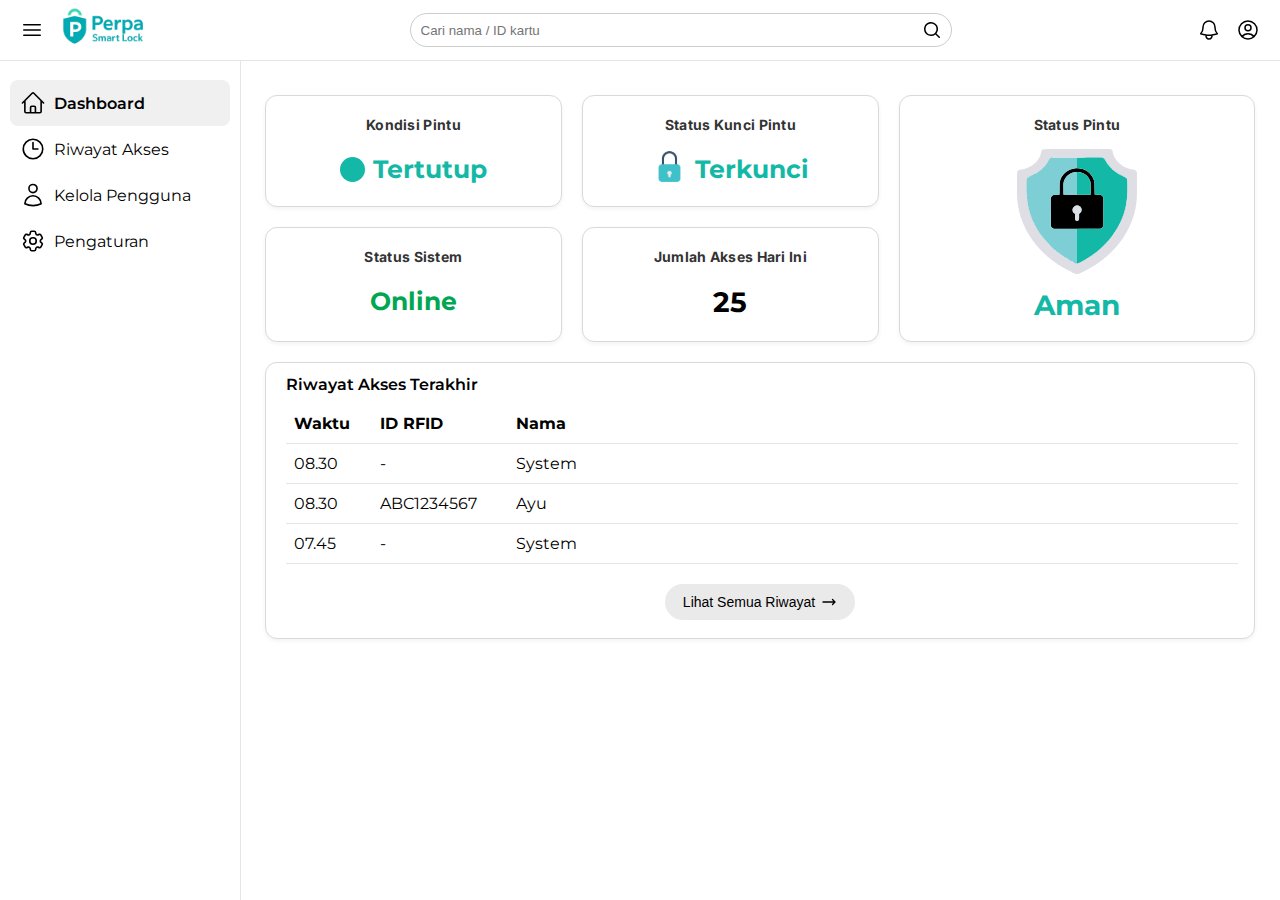
<file: pages/index.html>
<!DOCTYPE html>
<html lang="en">
<head>
    <meta charset="UTF-8">
    <meta name="viewport" content="width=device-width, initial-scale=1.0">
    <title>Perpa Smart Lock</title>
    <link href="https://fonts.googleapis.com/css2?family=Montserrat:wght@400;600&family=Inter:wght@400;500&display=swap" rel="stylesheet">
    <!-- <link rel="stylesheet" href="../css/main.css"> -->
     <link rel="icon" href="../assets/logo1.png" type="image/png">
    <link rel="stylesheet" href="../css/index.css">
</head>

<body>
    <!-- TOP BAR -->
    <div id="topbar-container"></div>
    
    <div class="container">
        <!-- SIDEBAR -->
        <div id="sidebar-container"></div>

        <!-- MAIN CONTENT -->
        <main class="main-content">
            <div class="dashboard">

                <div class="status-cards">
                    <div class="card kondisi">
                        <h3>Kondisi Pintu</h3>
                        <div class="status-value">
                            <span class="dot kondisi"></span>
                            <span class="text-status biru">Tertutup</span>
                        </div>
                    </div>

                    <div class="card kunci">
                        <h3>Status Kunci Pintu</h3>
                        <div class="status-value">
                            <img src="../assets/kunci.svg" class="icon-kunci" alt="">
                            <span class="text-status biru">Terkunci</span>
                        </div>
                    </div>

                    <div class="card sistem">
                        <h3>Status Sistem</h3>
                        <div class="status-value">
                            <span class="text-status hijau">Online</span>
                        </div>
                    </div>

                    <div class="card jumlah">
                        <h3>Jumlah Akses Hari Ini</h3>
                        <div class="status-value">
                            <span class="text-status angka">25</span>
                        </div>
                    </div>

                    <div class="card pintu">
                        <h3>Status Pintu</h3>
                        <div class="status-value besar">
                            <img src="../assets/svgg.svg" alt="" class="secure">
                            <span class="text-status hijau besar">Aman</span>
                        </div>
                    </div>
                </div>


                <!-- BAGIAN RIWAYAT -->
                <div class="riwayat-card">
                    <h3>Riwayat Akses Terakhir</h3>
                    <table>
                        <thead>
                        <tr>
                            <th>Waktu</th>
                            <th>ID RFID</th>
                            <th>Nama</th>
                        </tr>
                        </thead>
                        <tbody>
                        <tr>
                            <td>08.30</td>
                            <td>-</td>
                            <td>System</td>
                        </tr>
                        <tr>
                            <td>08.30</td>
                            <td>ABC1234567</td>
                            <td>Ayu</td>
                        </tr>
                        <tr>
                            <td>07.45</td>
                            <td>-</td>
                            <td>System</td>
                        </tr>
                        </tbody>
                    </table>

                    <div class="btn-center">
                        <button class="riwayat-btn" onclick="window.location.href='riwayat.html'">
                            Lihat Semua Riwayat
                            <svg xmlns="http://www.w3.org/2000/svg" fill="none" viewBox="0 0 24 24" 
                                stroke-width="2" stroke="currentColor" class="icon">
                                <path stroke-linecap="round" stroke-linejoin="round" 
                                    d="M17.25 8.25 21 12m0 0-3.75 3.75M21 12H3" />
                            </svg>
                        </button>
                    </div>
                </div>

            </div>
        </main>

    </div>

    <!-- SCRIPT -->
    <!-- di setiap halaman -->
    <script src="../components/topbar_template.js"></script>
    <script src="../components/sidebar_template.js"></script>
    <script src="../js/topbar.js"></script>
    
</body>
</html>
</file>
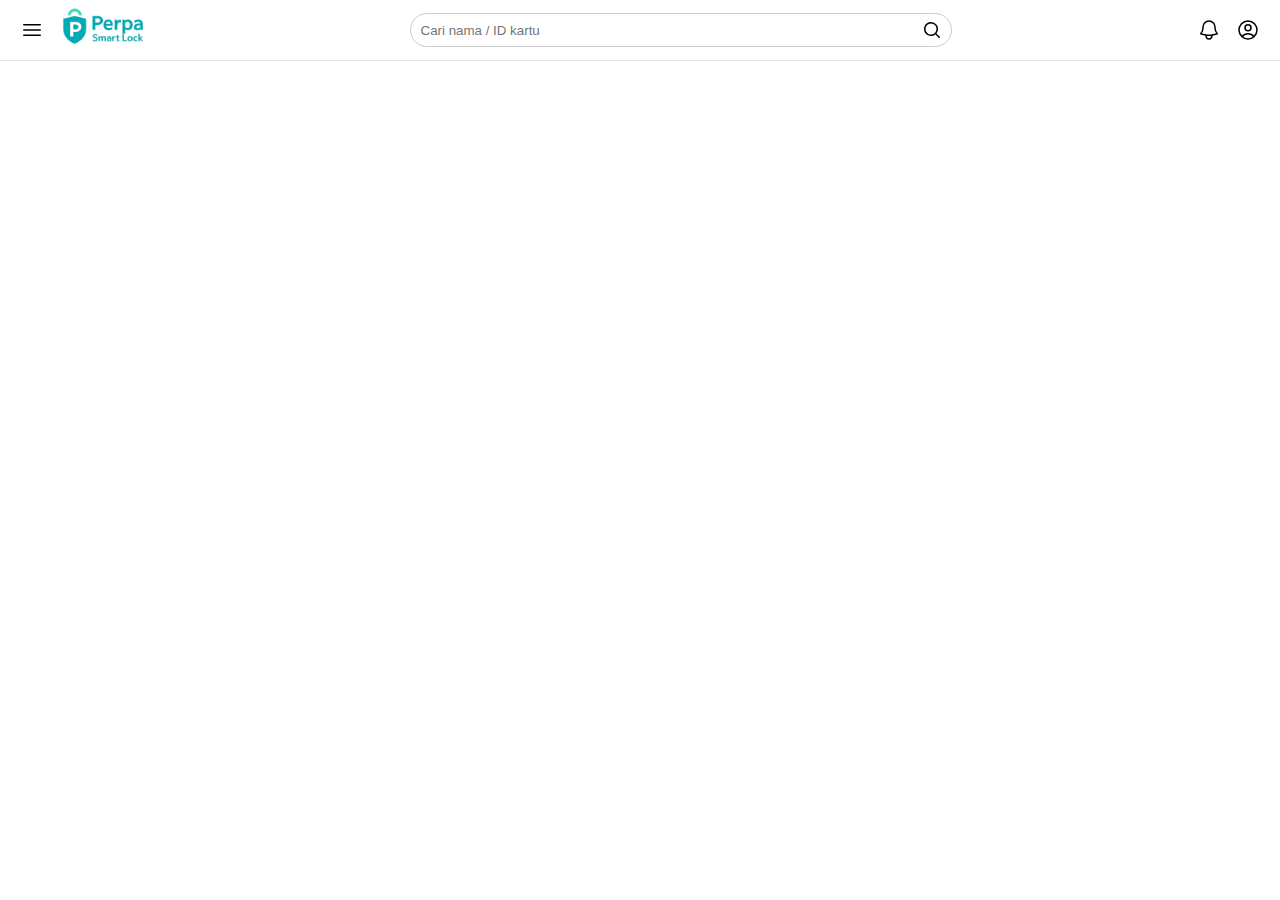
<file: components/topbar.html>
<!DOCTYPE html>
<html lang="en">
<head>
    <meta charset="UTF-8">
    <meta name="viewport" content="width=device-width, initial-scale=1.0">
    <title>Perpa Smart Lock</title>
    <link href="https://fonts.googleapis.com/css2?family=Montserrat:wght@400;600&family=Inter:wght@400;500&display=swap" rel="stylesheet">
    <link rel="stylesheet" href="../css/index.css">
</head>

<body>
    <!-- TOP BAR -->
    <header class="top-bar" id="top-bar">
        <div class="top-left">
                <!-- <div class="menu-toggle" id="menuToggle">☰</div> -->
            <svg xmlns="http://www.w3.org/2000/svg" fill="none" viewBox="0 0 24 24" stroke-width="1.5" stroke="currentColor" class="menu-toggle" id="menuToggle">
                <path stroke-linecap="round" stroke-linejoin="round" d="M3.75 6.75h16.5M3.75 12h16.5m-16.5 5.25h16.5" />
            </svg>
            <div class="logo">
                    <img src="../assets/logo1.png" alt="Logo">
            </div>
        </div>
        
        <div class="top-center">
            <input type="text" placeholder="Cari nama / ID kartu" class="search-bar">
            <svg xmlns="http://www.w3.org/2000/svg" viewBox="0 0 20 20" fill="currentColor" class="search-icon">
                <path fill-rule="evenodd" d="M9 3.5a5.5 5.5 0 1 0 0 11 5.5 5.5 0 0 0 0-11ZM2 9a7 7 0 1 1 12.452 4.391l3.328 3.329a.75.75 0 1 1-1.06 1.06l-3.329-3.328A7 7 0 0 1 2 9Z" clip-rule="evenodd" />
            </svg>
        </div>

        <div class="top-actions">
            <!-- ikon Notif -->
            <svg xmlns="http://www.w3.org/2000/svg" fill="none" viewBox="0 0 24 24" stroke-width="1.5" stroke="currentColor" alt="Notif" class="notif-icon">
                <path stroke-linecap="round" stroke-linejoin="round" d="M14.857 17.082a23.848 23.848 0 0 0 5.454-1.31A8.967 8.967 0 0 1 18 9.75V9A6 6 0 0 0 6 9v.75a8.967 8.967 0 0 1-2.312 6.022c1.733.64 3.56 1.085 5.455 1.31m5.714 0a24.255 24.255 0 0 1-5.714 0m5.714 0a3 3 0 1 1-5.714 0" />
            </svg>
            <!-- ikon user -->
            <svg xmlns="http://www.w3.org/2000/svg" fill="none" viewBox="0 0 24 24" stroke-width="1.5" stroke="currentColor" alt="User" class="user-icon">
                <path stroke-linecap="round" stroke-linejoin="round" d="M17.982 18.725A7.488 7.488 0 0 0 12 15.75a7.488 7.488 0 0 0-5.982 2.975m11.963 0a9 9 0 1 0-11.963 0m11.963 0A8.966 8.966 0 0 1 12 21a8.966 8.966 0 0 1-5.982-2.275M15 9.75a3 3 0 1 1-6 0 3 3 0 0 1 6 0Z" />
            </svg>
        </div>    
    </header>

    <!-- SCRIPT -->
    <!-- <script>
        const menuToggle = document.getElementById('menuToggle');
        const sidebar = document.getElementById('sidebar');

        menuToggle.addEventListener('click', () => {
        sidebar.classList.toggle('collapsed');
        });

        
    </script> -->
    
</body>
</html>
</file>
<file: css/main.css>
/* === GLOBAL === */
body {
  font-family: 'montserrat', inter;
  margin: 0;
  height: 100vh;
  overflow: hidden;
  display: flex;
  flex-direction: column;
}

/* === TOP BAR === */
.top-bar {
  position: fixed;
  top: 0;
  left: 0;
  right: 0;
  height: 60px;
  background-color: #fff;
  border-bottom: 1px solid #E5E5E5;
  display: flex;
  align-items: center;
  justify-content: space-between;
  padding: 0 20px;
  z-index: 1000;
}

.top-left {
  display: flex;
  justify-content: flex-start;
  align-items: center;
}

.menu-toggle {
  width: 24px;   /* kecilkan ikon */
  height: 28px;
  cursor: pointer;
  transition: transform 0.3s;
  /* margin-right: 10px; */
}

.menu-toggle:hover {
  transform: scale(1.1);
}

.logo img {
  height: 80px; /* Atur ukuran logo sesuai kebutuhan */
  width: 120px;
  align-items: center;
  margin-left: 0; /* Jarak antara logo dan ikon lainnya */
    /* justify-content: flex-start; */
}

.top-actions {
  display: flex;
  justify-content: flex-end;
  align-items: center;
  gap: 15px;
}

.top-center {
  display: flex;
  justify-content: space-between;
  position: relative; /* Membuat container relatif agar ikon bisa diposisikan secara absolute */
  align-items: center;
  /* height: 20px;
  width: 500px;  */
}

.search-bar {
  padding: 6px 10px;
  height: 20px;
  width: 500px;
  border-radius: 20px;
  border: 1px solid #ccc;
  padding-right: 30px; /* Memberikan ruang di kanan untuk ikon */
}

.search-icon {
  position: absolute;
  right: 10px; /* Menempatkan ikon di kanan */
  top: 50%;
  transform: translateY(-50%); /* Mengatur ikon agar tetap sejajar vertikal */
  width: 20px;
  height: 20px;
  cursor: pointer;
}

.notif-icon, .user-icon {
  width: 24px;   /* kecilkan ikon */
  height: 28px;
  cursor: pointer;
}

/* === CONTAINER === */
.container {
  display: flex;
  flex: 1;
  margin-top: 60px; /* supaya tidak tertutup topbar */
  height: calc(100vh - 60px);
  overflow: hidden;
  transition: margin-left 0.3s ease;
}

/* === SIDEBAR === */
.sidebar {
  width: 220px;
  background-color: #fff;
  border-right: 1px solid #E5E5E5;
  transition: all 0.3s ease;
  overflow: hidden;
  padding: 20px 10px;
  position: fixed;
  top: 60px;
  bottom: 0;
  left: 0;
  z-index: 900;
  display: flex;
  flex-direction: column;
}

.sidebar.collapsed {
  width: 50px;
}

.sidebar .logo {
  display: flex;
  align-items: center;
  gap: 10px;
  margin-bottom: 30px;
}

.sidebar .logo-text {
  font-weight: 600;
  font-family: 'Montserrat', sans-serif;
  transition: opacity 0.3s;
}

.sidebar ul {
  list-style: none;
  padding: 0;
  margin: 0;
}

.sidebar ul li {
  display: flex;
  align-items: center;
  gap: 8px;
  padding: 10px;
  border-radius: 8px;
  cursor: pointer;
  transition: background-color 0.3s;
}

.sidebar ul li:hover,
.sidebar ul li.active {
  background-color: #f0f0f0;
  font-weight: 600;
}

.sidebar .icon {
  width: 26px;    /* kecil dan rapi seperti gambar ke-2 */
  height: 26px;
  stroke-width: 1.5;
  flex-shrink: 0; /* biar tidak berubah saat sidebar di-collapse */
}

.sidebar .text {
  transition: opacity 0.3s;
}

.sidebar.collapsed ul li {
  gap: 0;              /* hilangkan jarak antar icon dan teks */
}

.sidebar.collapsed .text {
  display: none;       /* sembunyikan teks sepenuhnya, bukan cuma opacity */
  opacity: 0;
}

/* === MAIN CONTENT === */
.main-content {
  flex: 1;
  padding: 25px;
  overflow-y: auto;
  background-color: #ffffff;
  margin-left: 240px;
  transition: margin-left 0.3s ease;
  box-sizing: border-box; /* penting untuk padding aman di mobile */
}

.sidebar.collapsed ~ .main-content {
  margin-left: 80px; /* saat sidebar ditutup */
}

/* === DASHBOARD === */
.dashboard {
  margin-top: 10px;
}



/* === RESPONSIVE FIXED VERSION === */
@media (max-width: 768px) {
  .top-bar {
    flex-wrap: nowrap;              /* jangan melipat baris */
    height: 55px;                   /* lebih ramping */
    padding: 0 12px;
  }

  .sidebar {
    top: 55px; /* sejajar topbar */
  }

  .sidebar.collapsed {
    width: 50px;
    padding: 16px 6px;
  }

  .logo img {
    height: 70px;
    width: 95px;
  }

  .menu-toggle {
    width: 22px;
    height: 24px;
  }

  .top-center {
    flex: 1;                        /* isi ruang tengah */
    display: flex;
    justify-content: center;
    align-items: center;
    position: relative;
  }

  .search-bar {
    width: 70%;
    max-width: 220px;
    height: 25px;
    font-size: 13px;
    padding: 5px 30px 5px 10px;
  }

  .search-icon {
    position: relative;
    right: 40px; /* Menempatkan ikon di kanan */
    top: 50%;
    transform: translateY(-10%); /* Mengatur ikon agar tetap sejajar vertikal */
    width: 20px;
    height: 20px;
    cursor: pointer;
  }

  .top-actions {
    gap: 8px;
  }

  .notif-icon,
  .user-icon {
    width: 20px;
    height: 22px;
  }

  .status-cards {
    grid-template-columns: repeat(2, 1fr);
    grid-template-areas:
      "kondisi kunci"
      "sistem jumlah"
      "pintu pintu";
    gap: 15px;
  }

  
}

/* Versi HP kecil */
@media (max-width: 480px) {
  .top-bar {
    height: 50px;
    padding: 0 10px;
  }

  .sidebar {
    top: 50px; /* sejajar topbar mobile */
  }

  .sidebar.collapsed {
    width: 50px;
  }

  .search-bar {
    width: 60%;
    max-width: 180px;
    height: 20px;
    font-size: 12px;
  }

  .search-icon {
    position: absolute;
    right: 40px; /* Menempatkan ikon di kanan */
    top: 50%;
    transform: translateY(-50%); /* Mengatur ikon agar tetap sejajar vertikal */
    width: 15px;
    height: 15px;
    cursor: pointer;
  }

  .logo img {
    height: 50px;
    width: 70px;
  }

  .notif-icon,
  .user-icon,
  .menu-toggle {
    width: 18px;
    height: 20px;
  }

  .main-content {
    padding: 0 12px; /* ruang kiri-kanan biar tidak mepet */
  }


  /* Pastikan posisi tidak berubah saat sidebar dibuka */
  .sidebar:not(.collapsed) ~ .main-content .status-cards {
    transform: none;
  }

 

}
</file>
<file: css/index.css>
/* === GLOBAL === */
body {
  font-family: 'montserrat', inter;
  margin: 0;
  height: 100vh;
  overflow: hidden;
  display: flex;
  flex-direction: column;
}

/* === TOP BAR === */
.top-bar {
  position: fixed;
  top: 0;
  left: 0;
  right: 0;
  height: 60px;
  background-color: #fff;
  border-bottom: 1px solid #E5E5E5;
  display: flex;
  align-items: center;
  justify-content: space-between;
  padding: 0 20px;
  z-index: 1000;
}

.top-left {
  display: flex;
  justify-content: flex-start;
  align-items: center;
}

.menu-toggle {
  width: 24px;   /* kecilkan ikon */
  height: 28px;
  cursor: pointer;
  transition: transform 0.3s;
  /* margin-right: 10px; */
}

.menu-toggle:hover {
  transform: scale(1.1);
}

.logo img {
  height: 80px; /* Atur ukuran logo sesuai kebutuhan */
  width: 120px;
  align-items: center;
  margin-left: 0; /* Jarak antara logo dan ikon lainnya */
    /* justify-content: flex-start; */
}

.top-actions {
  display: flex;
  justify-content: flex-end;
  align-items: center;
  gap: 15px;
  color: #000;
}

.top-center {
  display: flex;
  justify-content: space-between;
  position: relative; /* Membuat container relatif agar ikon bisa diposisikan secara absolute */
  align-items: center;
  /* height: 20px;
  width: 500px;  */
}

.search-bar {
  padding: 6px 10px;
  height: 20px;
  width: 500px;
  border-radius: 20px;
  border: 1px solid #ccc;
  padding-right: 30px; /* Memberikan ruang di kanan untuk ikon */
}

.search-icon {
  position: absolute;
  right: 10px; /* Menempatkan ikon di kanan */
  top: 50%;
  transform: translateY(-50%); /* Mengatur ikon agar tetap sejajar vertikal */
  width: 20px;
  height: 20px;
  cursor: pointer;
}

.notif-icon, .user-icon {
  width: 24px;   /* kecilkan ikon */
  height: 28px;
  cursor: pointer;
}

/* === CONTAINER === */
.container {
  display: flex;
  flex: 1;
  margin-top: 60px; /* supaya tidak tertutup topbar */
  height: calc(100vh - 60px);
  overflow: hidden;
  transition: margin-left 0.3s ease;
}

/* === SIDEBAR === */
.sidebar {
  width: 220px;
  background-color: #fff;
  border-right: 1px solid #E5E5E5;
  transition: all 0.3s ease;
  overflow: hidden;
  padding: 20px 10px;
  position: fixed;
  top: 60px;
  bottom: 0;
  left: 0;
  z-index: 900;
  display: flex;
  flex-direction: column;
}

.sidebar.collapsed {
  width: 50px;
}

.sidebar .logo {
  display: flex;
  align-items: center;
  gap: 10px;
  margin-bottom: 30px;
}

.sidebar .logo-text {
  font-weight: 600;
  font-family: 'Montserrat', sans-serif;
  transition: opacity 0.3s;
}

.sidebar ul {
  list-style: none;
  padding: 0;
  margin: 0;
}

.sidebar ul li {
  display: flex;
  align-items: center;
  gap: 8px;
  padding: 10px;
  border-radius: 8px;
  cursor: pointer;
  transition: background-color 0.3s;
}

.sidebar ul li:hover,
.sidebar ul li.active {
  background-color: #f0f0f0;
  font-weight: 600;
}

.sidebar .icon {
  width: 26px;    /* kecil dan rapi seperti gambar ke-2 */
  height: 26px;
  stroke-width: 1.5;
  flex-shrink: 0; /* biar tidak berubah saat sidebar di-collapse */
}

.sidebar .text {
  transition: opacity 0.3s;
}

.sidebar.collapsed ul li {
  gap: 0;              /* hilangkan jarak antar icon dan teks */
}

.sidebar.collapsed .text {
  display: none;       /* sembunyikan teks sepenuhnya, bukan cuma opacity */
  opacity: 0;
}

/* === MAIN CONTENT === */
.main-content {
  flex: 1;
  padding: 25px;
  overflow-y: auto;
  background-color: #ffffff;
  margin-left: 240px;
  transition: margin-left 0.3s ease;
  box-sizing: border-box; /* penting untuk padding aman di mobile */
}

.sidebar.collapsed ~ .main-content {
  margin-left: 80px; /* saat sidebar ditutup */
}

/* === DASHBOARD === */
.dashboard {
  margin-top: 10px;
}

/* === CARD STATUS === */

.status-cards {
  display: grid;
  grid-template-areas:
    "kondisi kunci pintu"
    "sistem jumlah pintu";
  grid-template-columns: repeat(2, 1fr) 1.2fr;
  gap: 20px;
}

/* --- Area mapping --- */
.card.kondisi { grid-area: kondisi; }
.card.kunci { grid-area: kunci; }
.card.sistem { grid-area: sistem; }
.card.jumlah { grid-area: jumlah; }
.card.pintu { grid-area: pintu; }

/* --- Card Style --- */
.card {
  background: #fff;
  border: 1px solid #D9D9D9;
  border-radius: 12px;
  padding: 18px 16px;
  text-align: center;
  box-shadow: 0 2px 4px rgba(0,0,0,0.05);
  transition: transform 0.3s ease;
}

.card:hover {
  transform: translateY(-4px);
}

/* Judul di atas — Inter Bold, agak kecil, lebih ke atas */
.card h3 {
  font-family: 'Inter', sans-serif;
  font-weight: 700;
  font-size: 14px;
  color: #333;
  margin-bottom: 6px;      /* jarak lebih kecil agar terlihat naik sedikit */
  margin-top: 2px;         /* beri sedikit spasi dari atas card */
  letter-spacing: 0.3px;
}

/* --- Status value --- */
.status-value {
  display: flex;
  align-items: center;
  justify-content: center;
  gap: 8px;
  margin-top: 4px; /* jarak agar terasa lega dari judul */
}

.status-value.besar {
  flex-direction: column;
  gap: 10px;
}

/* --- Teks status di bawah judul --- */
.text-status {
  font-family: 'Montserrat', sans-serif;
  font-weight: 700;
  font-size: 25px; /* lebih besar dari judul */
  line-height: 1.2;
  margin-top: 15px;
}

/* Warna sesuai jenis status */
.text-status.biru {
  color: #14B8A6;
}

.text-status.hijau {
  color: #00A651;
}

.text-status.hijau.besar {
  color: #14B8A6;
}

/* Angka dijadikan patokan ukuran terbesar */
.text-status.angka {
  font-size: 28px;
  color: #000;
}

/* Ikon */
.icon {
  width: 35px;
  font-size: 20px;
}

.icon-kunci {
  width: 35px;
  font-size: 20px;
  margin-top: 10px;
}

.icon.besar {
  font-size: 45px;
}

.secure {
  margin-top: 10px;
}

/* Untuk status besar (misal “Aman”) */
.text-status.besar {
  font-size: 28px;
  margin-top: 5px;
}


/* --- Dot indikator --- */
.dot {
  width: 25px;
  height: 25px;
  border-radius: 50%;
  margin-top: 15px;
}

.dot.kondisi {
  background-color: #14B8A6;
}


/* === RIWAYAT AKSES === */
.riwayat-card {
  background: #fff;
  margin-top: 20px;
  border: 1px solid #D9D9D9;
  border-radius: 12px;
  padding: 12px 18px 18px 18px; /* padding atas dikurangi agar judul naik */
  box-shadow: 0 2px 4px rgba(0,0,0,0.05);
}

/* Judul */
.riwayat-card h3 {
  font-size: 16px;
  margin-left: 2px; /* sejajarkan dengan tabel kiri */
  margin-top: 0; /* supaya lebih rapat ke atas */
  margin-bottom: 10px; /* jarak ke tabel diperkecil */
  font-weight: 600;
}

/* === REVISI KHUSUS PENYUSUNAN KOLOM TABEL === */
.riwayat-card table {
  width: 100%;
  border-collapse: collapse;
  margin-left: 2px;
  table-layout: fixed; /* biar kontrol lebar kolom bisa akurat */
}

/* Semua cell tetap rapi */
.riwayat-card th,
.riwayat-card td {
  padding: 10px 8px;
  border-bottom: 1px solid #E5E5E5;
  text-align: left;
}

/* Batasi lebar kolom supaya seimbang */
.riwayat-card th:nth-child(1),
.riwayat-card td:nth-child(1) {
  width: 70px; /* kolom Waktu tetap */
}

.riwayat-card th:nth-child(2),
.riwayat-card td:nth-child(2) {
  width: 120px; /* batasi kolom ID RFID agar tidak melar */
  text-align: left;
}

.riwayat-card th:nth-child(3),
.riwayat-card td:nth-child(3) {
  width: auto; /* sisanya fleksibel untuk Nama */
  text-align: left;
}



/* Tombol (tidak diubah) */
.btn-center {
  display: flex;
  justify-content: center;
  margin-top: 20px;
}

.riwayat-btn {
  display: inline-flex;
  align-items: center;
  gap: 6px;
  padding: 10px 18px;
  background-color: #EAEAEA;
  border: none;
  border-radius: 25px;
  cursor: pointer;
  font-size: 14px;
  transition: 0.3s;
}

.riwayat-btn:hover {
  background-color: #14B8A6;
}

.riwayat-btn .icon {
  width: 16px;
  height: 16px;
}


/* === RESPONSIVE FIXED VERSION === */
@media (max-width: 768px) {
  .top-bar {
    flex-wrap: nowrap;              /* jangan melipat baris */
    height: 55px;                   /* lebih ramping */
    padding: 0 12px;
  }

  .sidebar {
    top: 55px; /* sejajar topbar */
  }

  .sidebar.collapsed {
    width: 50px;
    padding: 16px 6px;
  }

  .logo img {
    height: 70px;
    width: 95px;
  }

  .menu-toggle {
    width: 22px;
    height: 24px;
  }

  .top-center {
    flex: 1;                        /* isi ruang tengah */
    display: flex;
    justify-content: center;
    align-items: center;
    position: relative;
  }

  .search-bar {
    width: 70%;
    max-width: 220px;
    height: 25px;
    font-size: 13px;
    padding: 5px 30px 5px 10px;
  }

  .search-icon {
    position: relative;
    right: 40px; /* Menempatkan ikon di kanan */
    top: 50%;
    transform: translateY(-10%); /* Mengatur ikon agar tetap sejajar vertikal */
    width: 20px;
    height: 20px;
    cursor: pointer;
  }

  .top-actions {
    gap: 8px;
  }

  .notif-icon,
  .user-icon {
    width: 20px;
    height: 22px;
  }

  .status-cards {
    grid-template-columns: repeat(2, 1fr);
    grid-template-areas:
      "kondisi kunci"
      "sistem jumlah"
      "pintu pintu";
    gap: 15px;
  }

  .card {
    padding: 16px;
  }

  .riwayat-card h3 {
    font-size: 15px;
  }

  /* Tabel: tambahkan scroll horizontal agar tidak pecah */
  .riwayat-card table {
    display: block;
    overflow-x: auto;
    white-space: nowrap;
  }
}

/* Versi HP kecil */
@media (max-width: 480px) {
  .top-bar {
    height: 50px;
    padding: 0 10px;
  }

  .sidebar {
    top: 50px; /* sejajar topbar mobile */
  }

  .sidebar.collapsed {
    width: 50px;
  }

  .search-bar {
    width: 60%;
    max-width: 180px;
    height: 20px;
    font-size: 12px;
  }

  .search-icon {
    position: absolute;
    right: 40px; /* Menempatkan ikon di kanan */
    top: 50%;
    transform: translateY(-50%); /* Mengatur ikon agar tetap sejajar vertikal */
    width: 15px;
    height: 15px;
    cursor: pointer;
  }

  .logo img {
    height: 50px;
    width: 70px;
  }

  .notif-icon,
  .user-icon,
  .menu-toggle {
    width: 18px;
    height: 20px;
  }

  .main-content {
    padding: 0 12px; /* ruang kiri-kanan biar tidak mepet */
  }

  .status-cards {
    display: flex;
    flex-direction: column;
    align-items: center;
    gap: 14px;
  }

  .status-cards .card {
    width: 80%;
    max-width: 330px; /* biar card tidak terlalu besar */
    margin: 0 auto;
  }

  /* Pastikan posisi tidak berubah saat sidebar dibuka */
  .sidebar:not(.collapsed) ~ .main-content .status-cards {
    transform: none;
  }

  /* Riwayat */
  .riwayat-card {
    /* padding: 10px 12px; */

    width: 80%;
    max-width: 330px;
    margin: 0 auto;
    margin-top: 14px;
  }

  .riwayat-card h3 {
    font-size: 14px;
    text-align: center;
  }

  .riwayat-card table {
    font-size: 13px;
    overflow-x: auto;
    display: block;
    white-space: nowrap;
  }

  /* Alternatif tampilan mobile-friendly (opsional) */
  .riwayat-card td,
  .riwayat-card th {
    padding: 8px 6px;
  }

  /* Tombol riwayat */
  .btn-center {
    margin-top: 14px;
  }

  .riwayat-btn {
    font-size: 13px;
    padding: 8px 14px;
  }

}
</file>
